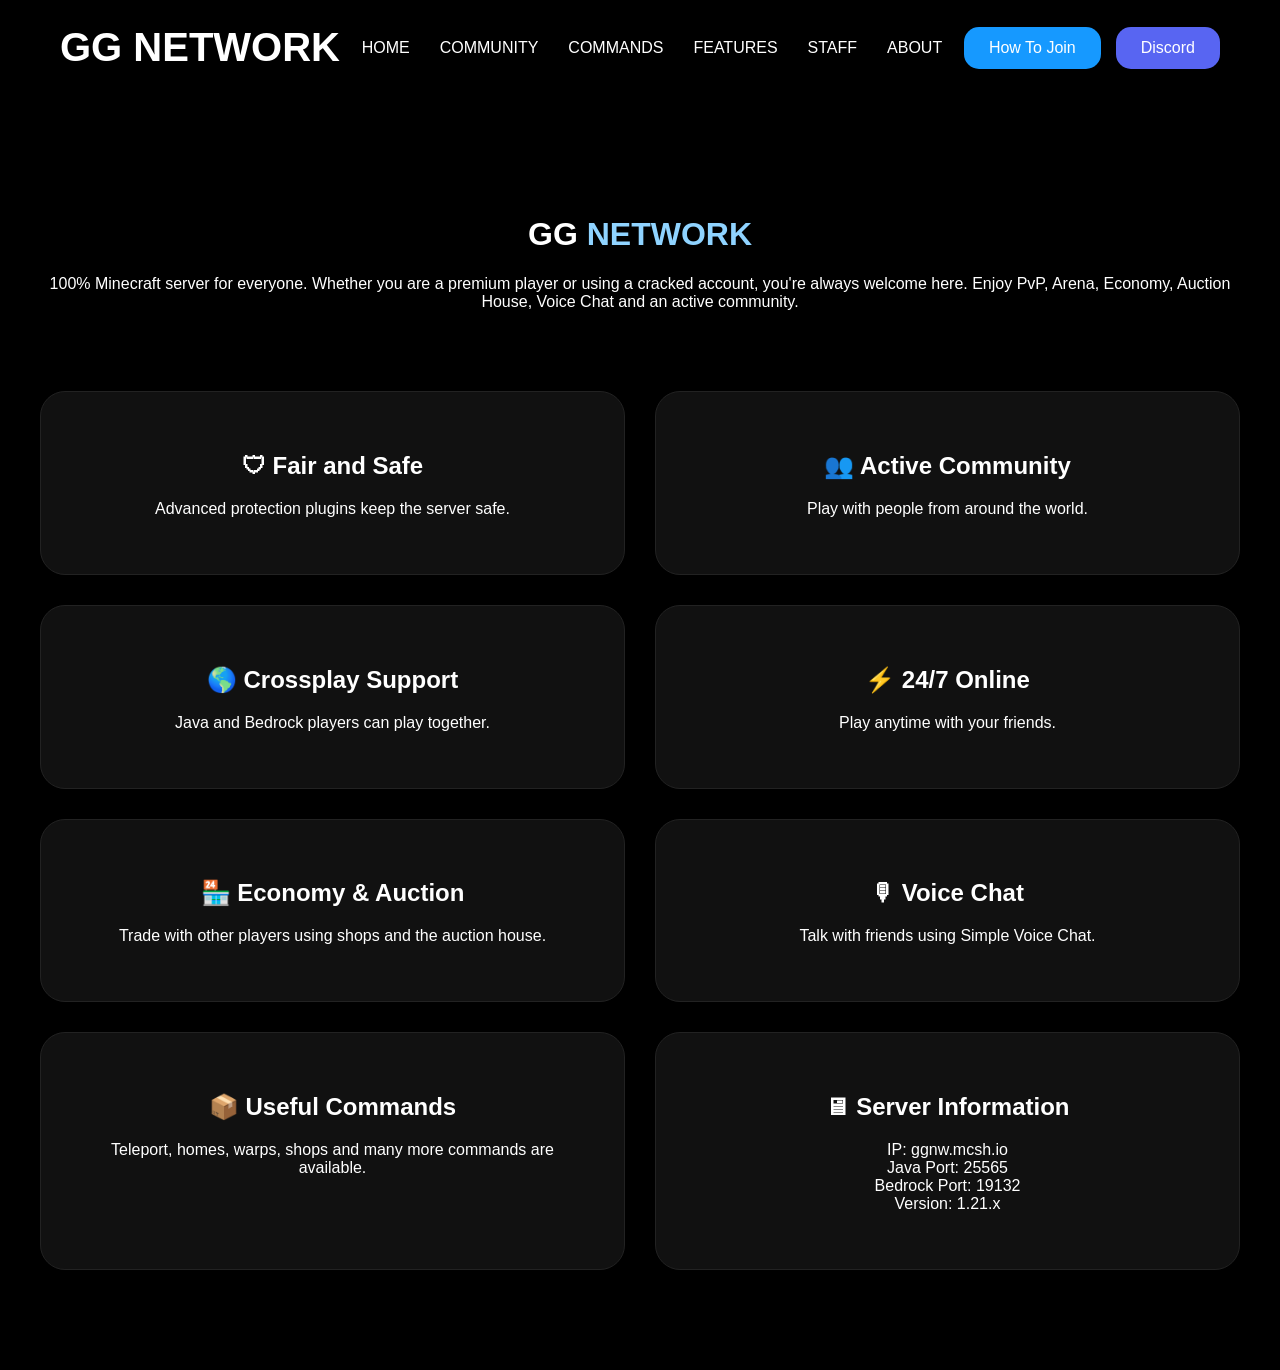
<file: index.html>
<!DOCTYPE html>
<html>
<head>
<title>GG Network</title>
<link rel="stylesheet" href="style.css">
</head>
<body>

<nav>

<div class="logo">
GG NETWORK
</div>

<div class="menu">
<a href="index.html">HOME</a>
<a href="community.html">COMMUNITY</a>
<a href="commands.html">COMMANDS</a>
<a href="features.html">FEATURES</a>
<a href="staff.html">STAFF</a>
<a href="about.html">ABOUT</a>
</div>

<div class="buttons">
<a href="join.html" class="join">How To Join</a>
<a href="https://discord.gg/XDt86hJNT" target="_blank" class="discord">Discord</a>
</div>

</nav>

<div class="hero">

<h1>
<span style="color:white;">GG</span>
<span style="color:#8fd3ff;">NETWORK</span>
</h1>

<p>
100% Minecraft server for everyone.

Whether you are a premium player or using a cracked account, you're always welcome here.

Enjoy PvP, Arena, Economy, Auction House, Voice Chat and an active community.
</p>

<div class="cards">

<div class="card">
<h2>🛡 Fair and Safe</h2>
<p>
Advanced protection plugins keep the server safe.
</p>
</div>

<div class="card">
<h2>👥 Active Community</h2>
<p>
Play with people from around the world.
</p>
</div>

<div class="card">
<h2>🌎 Crossplay Support</h2>
<p>
Java and Bedrock players can play together.
</p>
</div>

<div class="card">
<h2>⚡ 24/7 Online</h2>
<p>
Play anytime with your friends.
</p>
</div>

<div class="card">
<h2>🏪 Economy & Auction</h2>
<p>
Trade with other players using shops and the auction house.
</p>
</div>

<div class="card">
<h2>🎙 Voice Chat</h2>
<p>
Talk with friends using Simple Voice Chat.
</p>
</div>

<div class="card">
<h2>📦 Useful Commands</h2>
<p>
Teleport, homes, warps, shops and many more commands are available.
</p>
</div>

<div class="card">
<h2>🖥 Server Information</h2>
<p>
IP: ggnw.mcsh.io<br>
Java Port: 25565<br>
Bedrock Port: 19132<br>
Version: 1.21.x
</p>
</div>

</div>

</div>

</body>
</html>
</file>
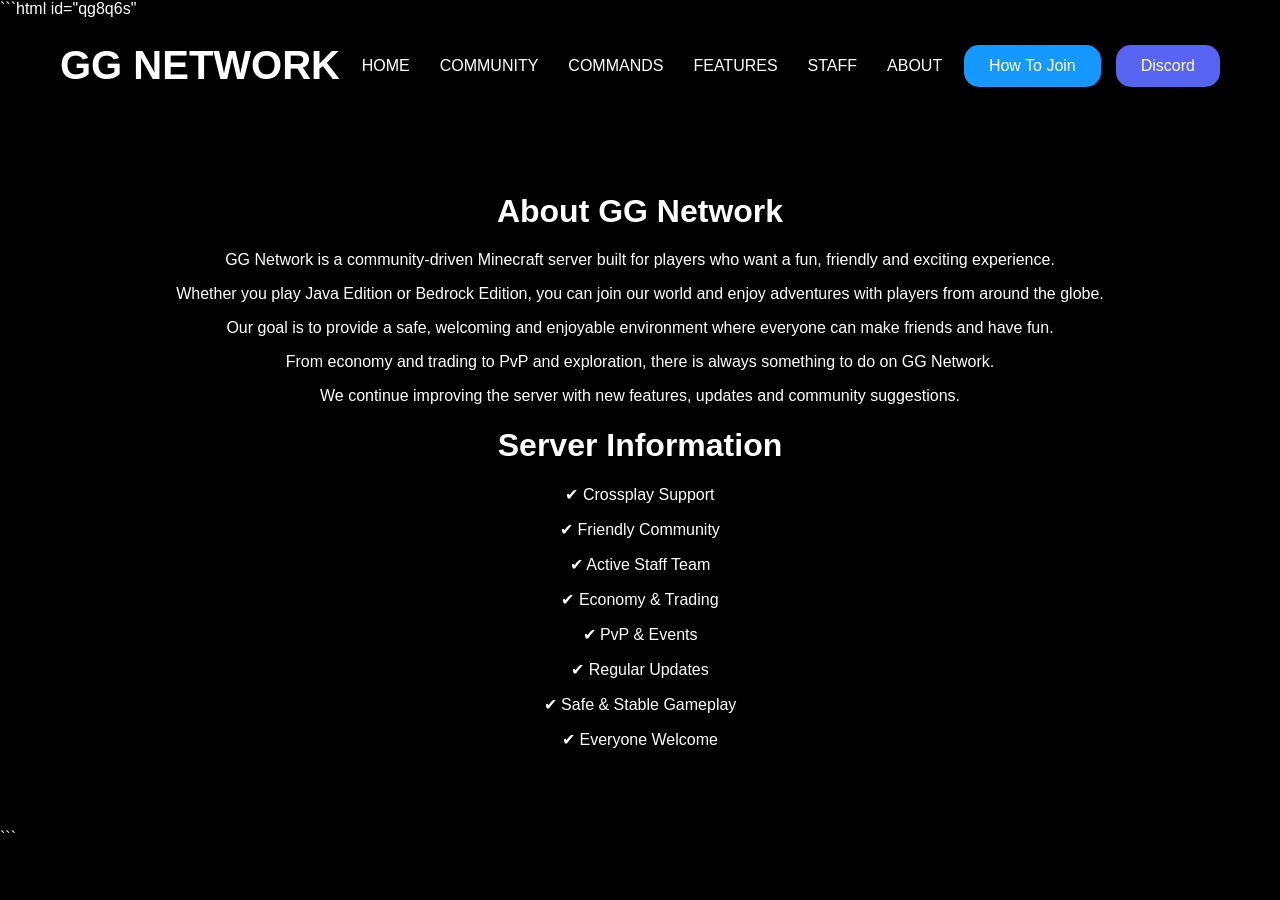
<file: about.html>
```html id="qg8q6s"
<!DOCTYPE html>
<html>
<head>
<title>About - GG Network</title>
<link rel="stylesheet" href="style.css">
</head>
<body>

<nav>

<div class="logo">
GG NETWORK
</div>

<div class="menu">
<a href="index.html">HOME</a>
<a href="community.html">COMMUNITY</a>
<a href="commands.html">COMMANDS</a>
<a href="features.html">FEATURES</a>
<a href="staff.html">STAFF</a>
<a href="about.html">ABOUT</a>
</div>

<div class="buttons">
<a href="join.html" class="join">How To Join</a>
<a href="https://discord.gg/XDt86hJNT" target="_blank" class="discord">Discord</a>
</div>

</nav>

<div style="max-width:1000px;margin:80px auto;padding:0 40px;text-align:center;">

<h1>About GG Network</h1>

<p>
GG Network is a community-driven Minecraft server built for players who want a fun, friendly and exciting experience.
</p>

<p>
Whether you play Java Edition or Bedrock Edition, you can join our world and enjoy adventures with players from around the globe.
</p>

<p>
Our goal is to provide a safe, welcoming and enjoyable environment where everyone can make friends and have fun.
</p>

<p>
From economy and trading to PvP and exploration, there is always something to do on GG Network.
</p>

<p>
We continue improving the server with new features, updates and community suggestions.
</p>

<h1>Server Information</h1>

<p>
✔ Crossplay Support
</p>

<p>
✔ Friendly Community
</p>

<p>
✔ Active Staff Team
</p>

<p>
✔ Economy & Trading
</p>

<p>
✔ PvP & Events
</p>

<p>
✔ Regular Updates
</p>

<p>
✔ Safe & Stable Gameplay
</p>

<p>
✔ Everyone Welcome
</p>

</div>

</body>
</html>
```
</file>
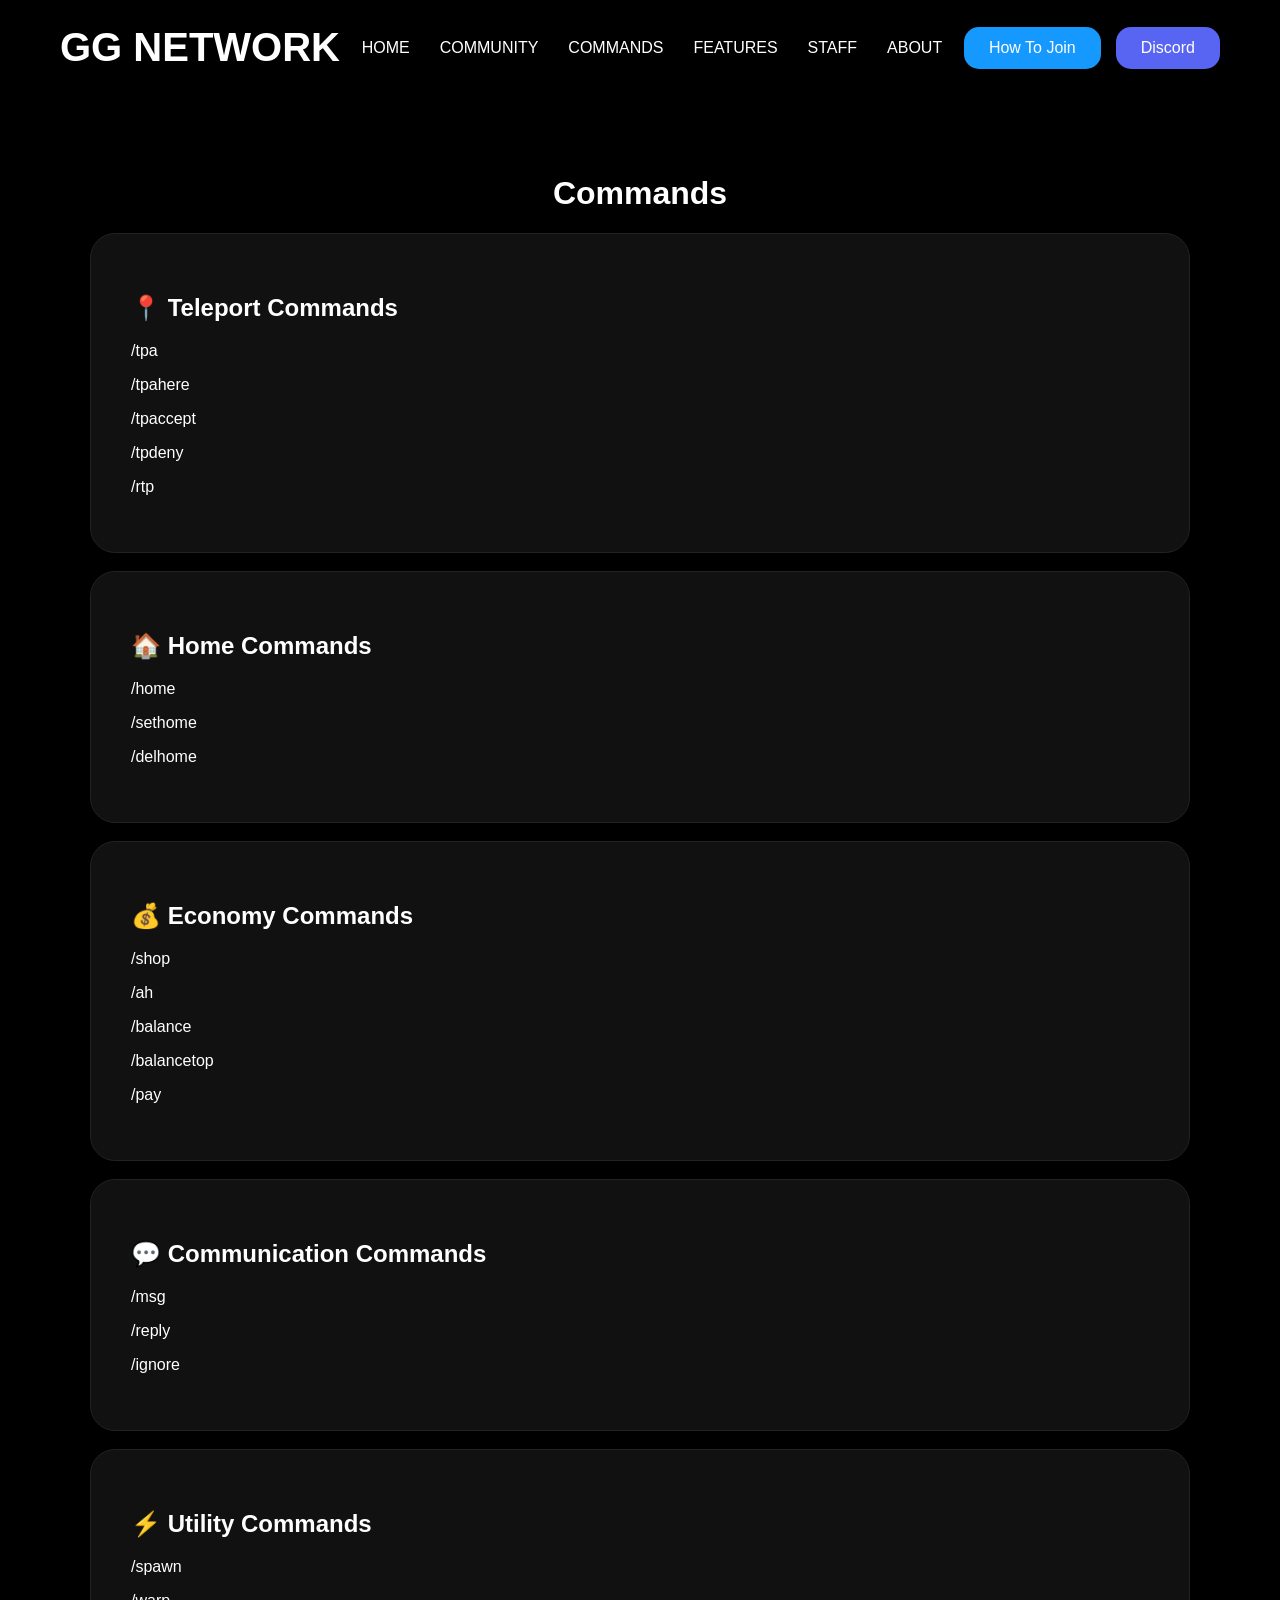
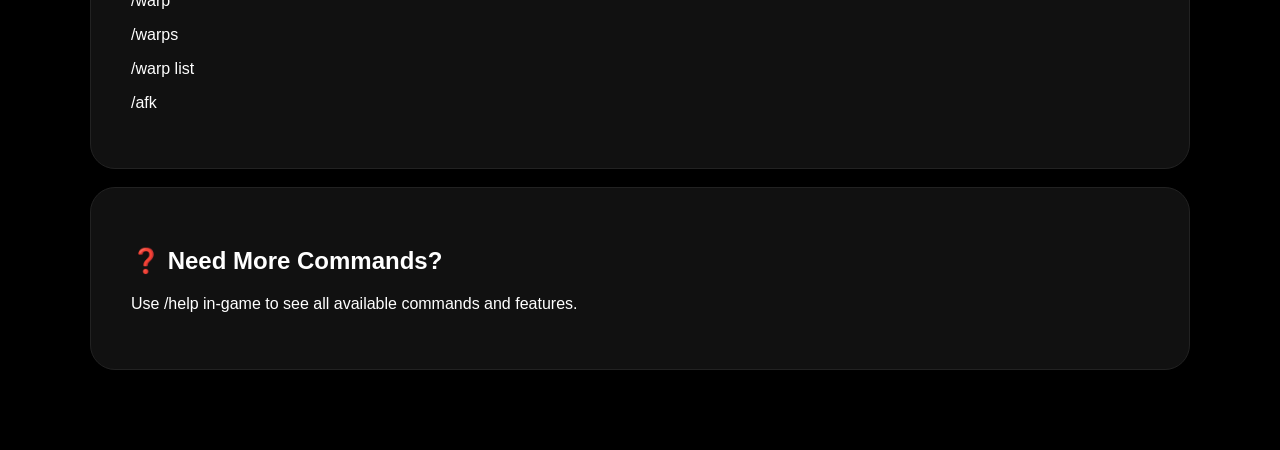
<file: commands.html>
<!DOCTYPE html>
<html>
<head>
<title>Commands - GG Network</title>
<link rel="stylesheet" href="style.css">
</head>
<body>

<nav>

<div class="logo">
GG NETWORK
</div>

<div class="menu">
<a href="index.html">HOME</a>
<a href="community.html">COMMUNITY</a>
<a href="commands.html">COMMANDS</a>
<a href="features.html">FEATURES</a>
<a href="staff.html">STAFF</a>
<a href="about.html">ABOUT</a>
</div>

<div class="buttons">
<a href="join.html" class="join">How To Join</a>
<a href="https://discord.gg/XDt86hJNT" target="_blank" class="discord">Discord</a>
</div>

</nav>

<div style="max-width:1100px;margin:80px auto;padding:0 40px;">

<h1 style="text-align:center;">Commands</h1>

<div class="card">
<h2>📍 Teleport Commands</h2>
<p>/tpa</p>
<p>/tpahere</p>
<p>/tpaccept</p>
<p>/tpdeny</p>
<p>/rtp</p>
</div>

<br>

<div class="card">
<h2>🏠 Home Commands</h2>
<p>/home</p>
<p>/sethome</p>
<p>/delhome</p>
</div>

<br>

<div class="card">
<h2>💰 Economy Commands</h2>
<p>/shop</p>
<p>/ah</p>
<p>/balance</p>
<p>/balancetop</p>
<p>/pay</p>
</div>

<br>

<div class="card">
<h2>💬 Communication Commands</h2>
<p>/msg</p>
<p>/reply</p>
<p>/ignore</p>
</div>

<br>

<div class="card">
<h2>⚡ Utility Commands</h2>
<p>/spawn</p>
<p>/warp</p>
<p>/warps</p>
<p>/warp list</p>
<p>/afk</p>
</div>

<br>

<div class="card">
<h2>❓ Need More Commands?</h2>
<p>Use /help in-game to see all available commands and features.</p>
</div>

</div>

</body>
</html>
</file>
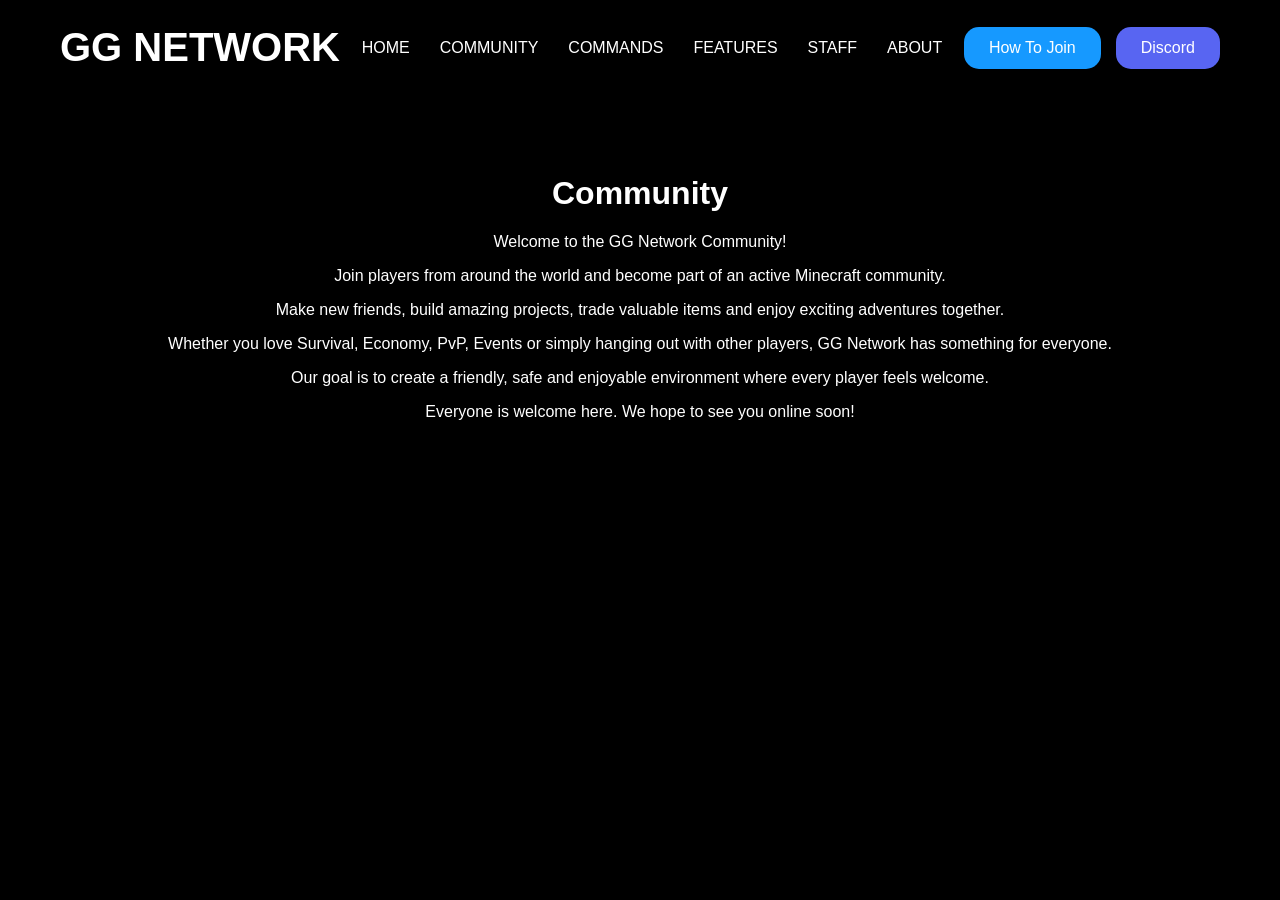
<file: community.html>
<!DOCTYPE html>
<html>
<head>
<title>Community - GG Network</title>
<link rel="stylesheet" href="style.css">
</head>
<body>

<nav>

<div class="logo">
GG NETWORK
</div>

<div class="menu">
<a href="index.html">HOME</a>
<a href="community.html">COMMUNITY</a>
<a href="commands.html">COMMANDS</a>
<a href="features.html">FEATURES</a>
<a href="staff.html">STAFF</a>
<a href="about.html">ABOUT</a>
</div>

<div class="buttons">
<a href="join.html" class="join">How To Join</a>
<a href="https://discord.gg/XDt86hJNT" target="_blank" class="discord">Discord</a>
</div>

</nav>

<div style="max-width:1000px;margin:80px auto;padding:0 40px;text-align:center;">

<h1>Community</h1>

<p>
Welcome to the GG Network Community!
</p>

<p>
Join players from around the world and become part of an active Minecraft community.
</p>

<p>
Make new friends, build amazing projects, trade valuable items and enjoy exciting adventures together.
</p>

<p>
Whether you love Survival, Economy, PvP, Events or simply hanging out with other players, GG Network has something for everyone.
</p>

<p>
Our goal is to create a friendly, safe and enjoyable environment where every player feels welcome.
</p>

<p>
Everyone is welcome here. We hope to see you online soon!
</p>

</div>

</body>
</html>
</file>
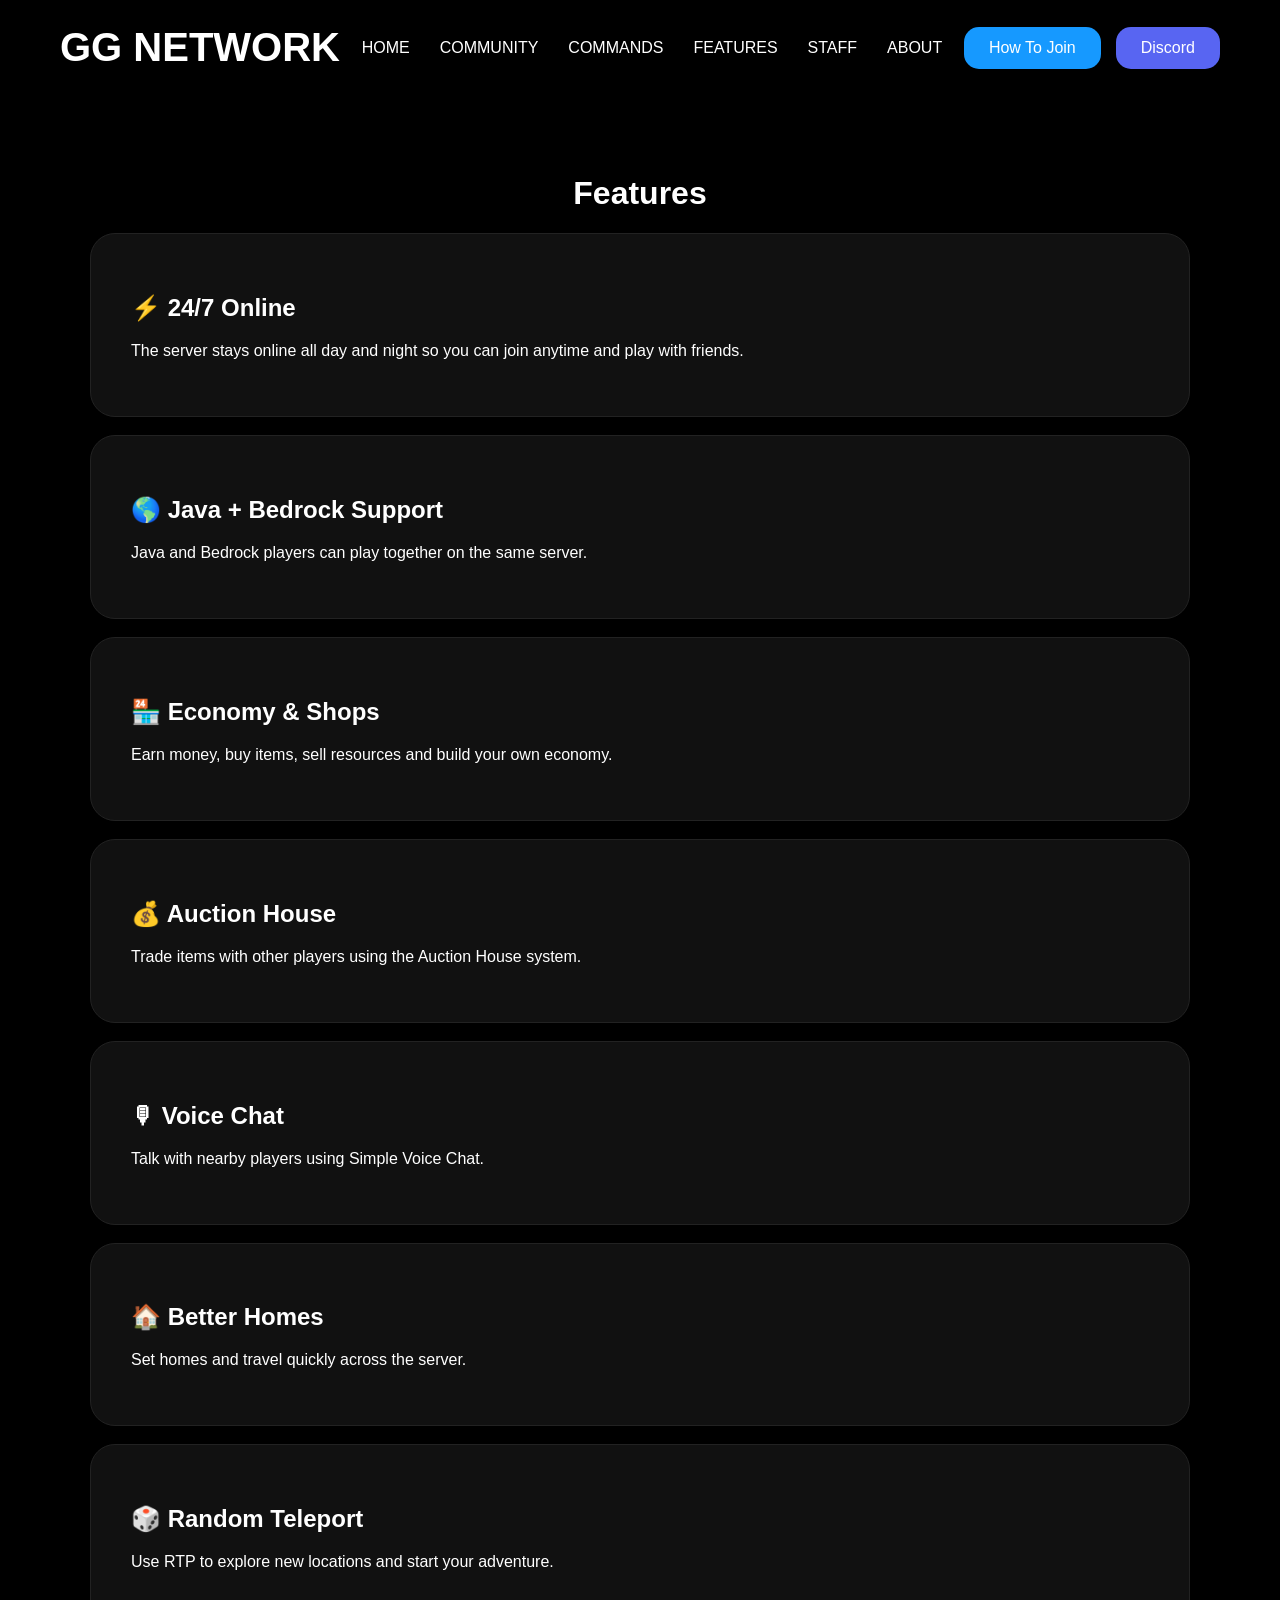
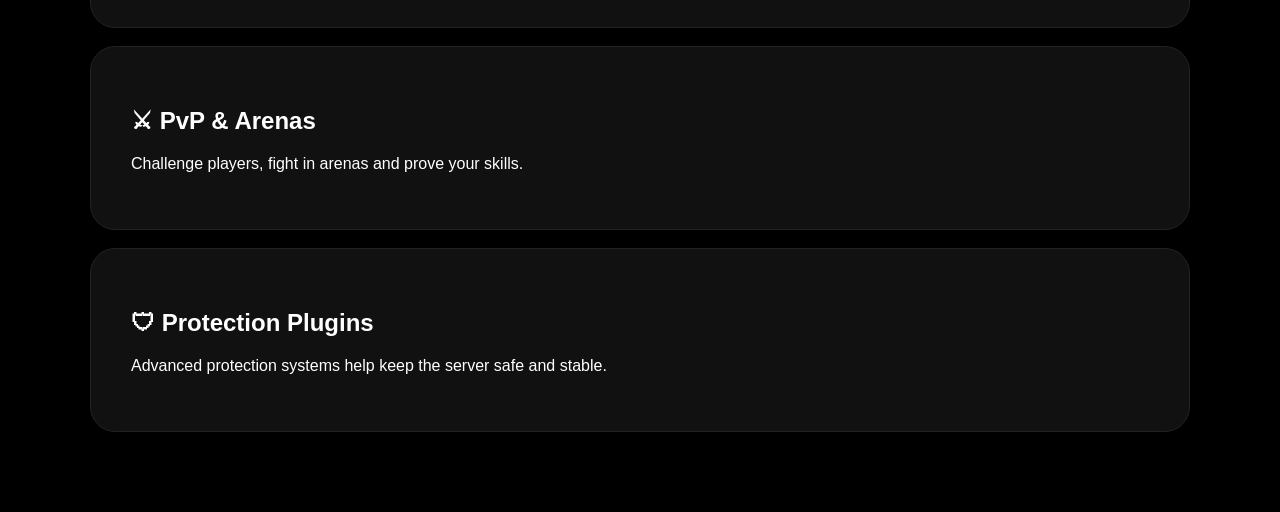
<file: features.html>
<!DOCTYPE html>
<html>
<head>
<title>Features - GG Network</title>
<link rel="stylesheet" href="style.css">
</head>
<body>

<nav>

<div class="logo">
GG NETWORK
</div>

<div class="menu">
<a href="index.html">HOME</a>
<a href="community.html">COMMUNITY</a>
<a href="commands.html">COMMANDS</a>
<a href="features.html">FEATURES</a>
<a href="staff.html">STAFF</a>
<a href="about.html">ABOUT</a>
</div>

<div class="buttons">
<a href="join.html" class="join">How To Join</a>
<a href="https://discord.gg/XDt86hJNT" target="_blank" class="discord">Discord</a>
</div>

</nav>

<div style="max-width:1100px;margin:80px auto;padding:0 40px;">

<h1 style="text-align:center;">Features</h1>

<div class="card">
<h2>⚡ 24/7 Online</h2>
<p>The server stays online all day and night so you can join anytime and play with friends.</p>
</div>

<br>

<div class="card">
<h2>🌎 Java + Bedrock Support</h2>
<p>Java and Bedrock players can play together on the same server.</p>
</div>

<br>

<div class="card">
<h2>🏪 Economy & Shops</h2>
<p>Earn money, buy items, sell resources and build your own economy.</p>
</div>

<br>

<div class="card">
<h2>💰 Auction House</h2>
<p>Trade items with other players using the Auction House system.</p>
</div>

<br>

<div class="card">
<h2>🎙 Voice Chat</h2>
<p>Talk with nearby players using Simple Voice Chat.</p>
</div>

<br>

<div class="card">
<h2>🏠 Better Homes</h2>
<p>Set homes and travel quickly across the server.</p>
</div>

<br>

<div class="card">
<h2>🎲 Random Teleport</h2>
<p>Use RTP to explore new locations and start your adventure.</p>
</div>

<br>

<div class="card">
<h2>⚔ PvP & Arenas</h2>
<p>Challenge players, fight in arenas and prove your skills.</p>
</div>

<br>

<div class="card">
<h2>🛡 Protection Plugins</h2>
<p>Advanced protection systems help keep the server safe and stable.</p>
</div>

</div>

</body>
</html>
</file>
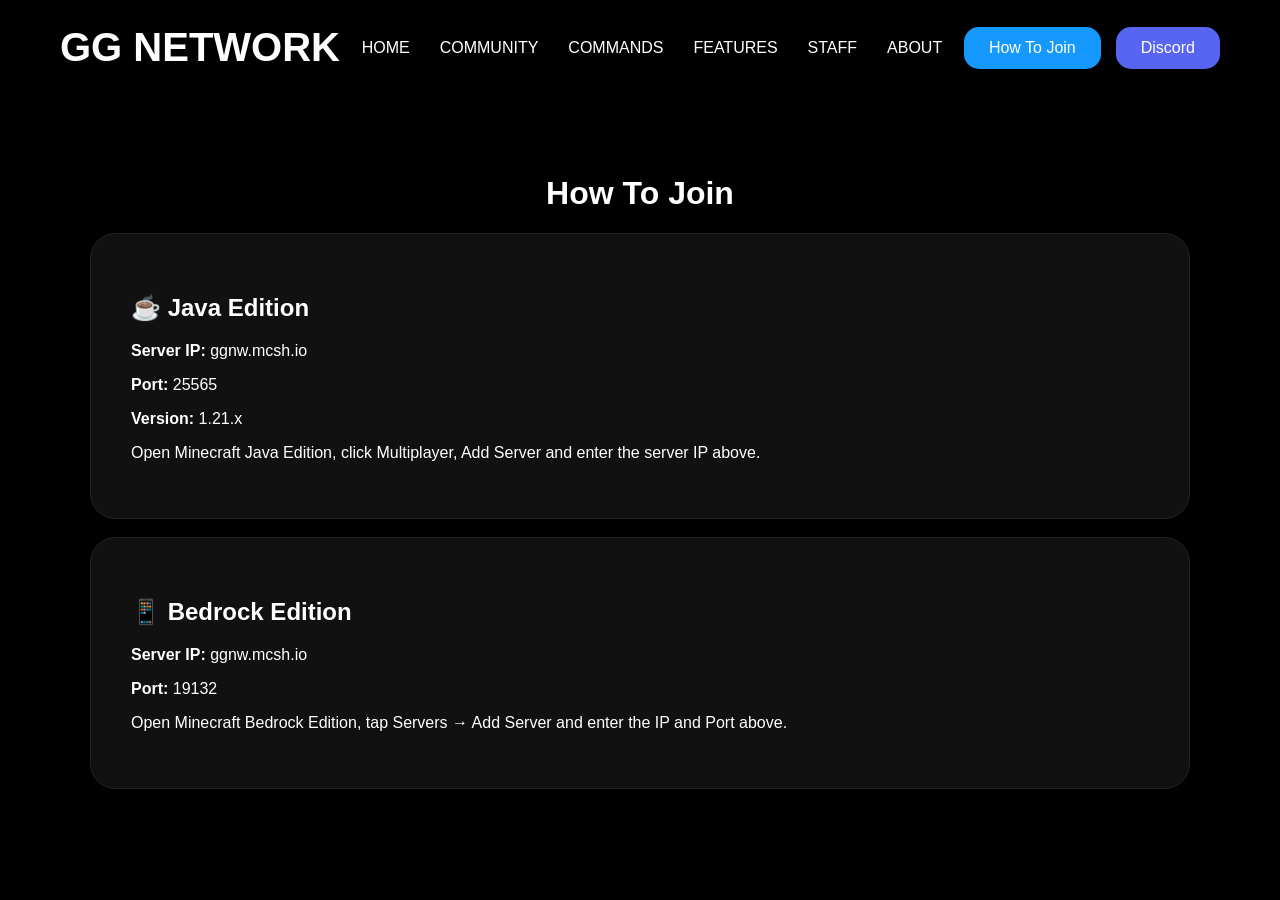
<file: join.html>
<!DOCTYPE html>
<html>
<head>
<title>How To Join - GG Network</title>
<link rel="stylesheet" href="style.css">
</head>
<body>

<nav>

<div class="logo">
GG NETWORK
</div>

<div class="menu">
<a href="index.html">HOME</a>
<a href="community.html">COMMUNITY</a>
<a href="commands.html">COMMANDS</a>
<a href="features.html">FEATURES</a>
<a href="staff.html">STAFF</a>
<a href="about.html">ABOUT</a>
</div>

<div class="buttons">
<a href="join.html" class="join">How To Join</a>
<a href="https://discord.gg/XDt86hJNT" target="_blank" class="discord">Discord</a>
</div>

</nav>

<div style="max-width:1100px;margin:80px auto;padding:0 40px;">

<h1 style="text-align:center;">How To Join</h1>

<div class="card">
<h2>☕ Java Edition</h2>

<p><b>Server IP:</b> ggnw.mcsh.io</p>

<p><b>Port:</b> 25565</p>

<p><b>Version:</b> 1.21.x</p>

<p>
Open Minecraft Java Edition, click Multiplayer,
Add Server and enter the server IP above.
</p>
</div>

<br>

<div class="card">
<h2>📱 Bedrock Edition</h2>

<p><b>Server IP:</b> ggnw.mcsh.io</p>

<p><b>Port:</b> 19132</p>

<p>
Open Minecraft Bedrock Edition,
tap Servers → Add Server and enter the IP and Port above.
</p>
</div>

</div>

</body>
</html>
</file>
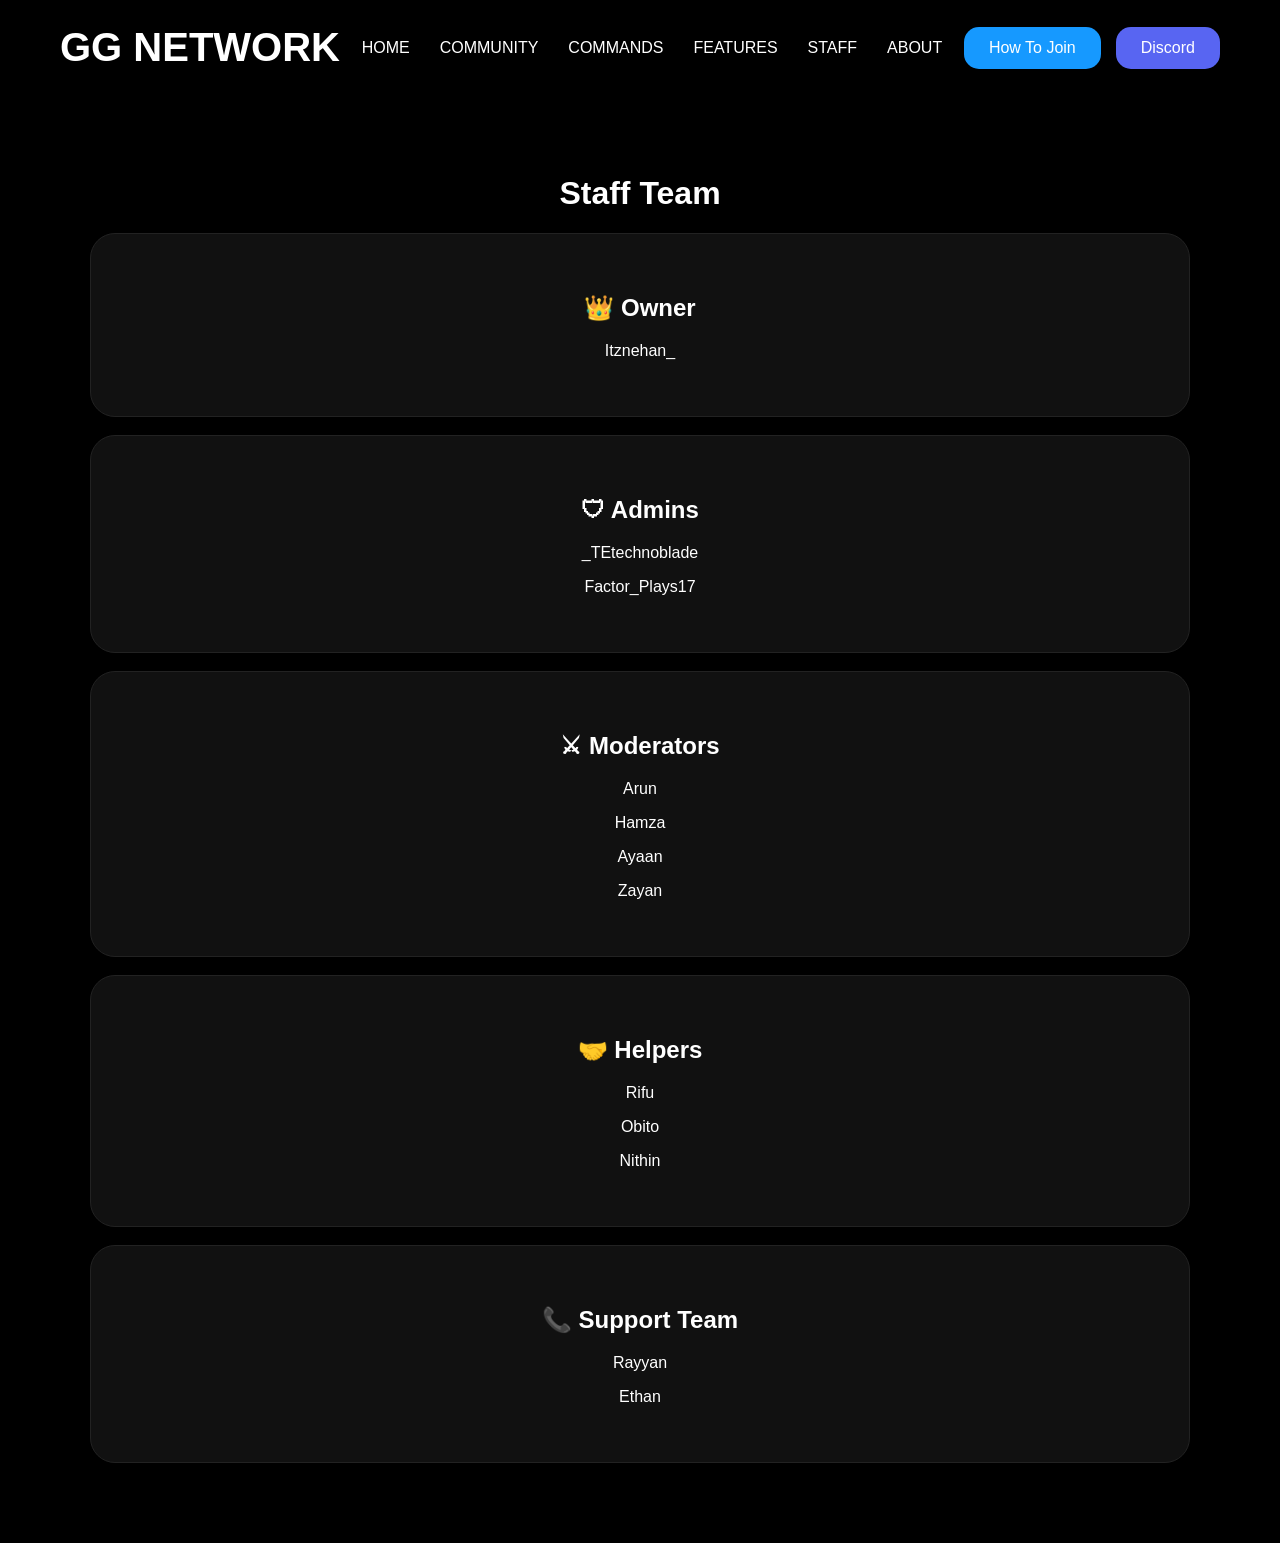
<file: staff.html>
<!DOCTYPE html>
<html>
<head>
<title>Staff - GG Network</title>
<link rel="stylesheet" href="style.css">
</head>
<body>

<nav>

<div class="logo">
GG NETWORK
</div>

<div class="menu">
<a href="index.html">HOME</a>
<a href="community.html">COMMUNITY</a>
<a href="commands.html">COMMANDS</a>
<a href="features.html">FEATURES</a>
<a href="staff.html">STAFF</a>
<a href="about.html">ABOUT</a>
</div>

<div class="buttons">
<a href="join.html" class="join">How To Join</a>
<a href="https://discord.gg/XDt86hJNT" target="_blank" class="discord">Discord</a>
</div>

</nav>

<div style="max-width:1100px;margin:80px auto;padding:0 40px;text-align:center;">

<h1>Staff Team</h1>

<div class="card">
<h2>👑 Owner</h2>
<p>Itznehan_</p>
</div>

<br>

<div class="card">
<h2>🛡 Admins</h2>
<p>_TEtechnoblade</p>
<p>Factor_Plays17</p>
</div>

<br>

<div class="card">
<h2>⚔ Moderators</h2>
<p>Arun</p>
<p>Hamza</p>
<p>Ayaan</p>
<p>Zayan</p>
</div>

<br>

<div class="card">
<h2>🤝 Helpers</h2>
<p>Rifu</p>
<p>Obito</p>
<p>Nithin</p>
</div>

<br>

<div class="card">
<h2>📞 Support Team</h2>
<p>Rayyan</p>
<p>Ethan</p>
</div>

</div>

</body>
</html>
</file>
<file: style.css>
html, body{
    margin:0;
    padding:0;
    background:black !important;
    color:white;
    min-height:100vh;
    font-family:Arial,sans-serif;
}

nav{
    background:black;
    display:flex;
    justify-content:space-between;
    align-items:center;
    padding:25px 60px;
}

.logo{
    color:white;
    font-size:40px;
    font-weight:bold;
}

.menu{
    display:flex;
    gap:30px;
}

.menu a{
    color:white;
    text-decoration:none;
}

.buttons{
    display:flex;
    gap:15px;
}

.buttons a{
    color:white;
    text-decoration:none;
    padding:12px 25px;
    border-radius:15px;
}

.join{
    background:#1699ff;
}

.discord{
    background:#5865F2;
}

.hero{
    width:100%;
    text-align:center;
    padding:100px 40px;
    box-sizing:border-box;
    background:black;
}

h1,h2,h3,p,a{
    color:white !important;
}

.cards{
    display:grid;
    grid-template-columns:repeat(2,1fr);
    gap:30px;
    margin-top:80px;
}

.card{
    background:#111111;
    padding:40px;
    border-radius:25px;
    border:1px solid #222;
}
padding:0 40px;
</file>
